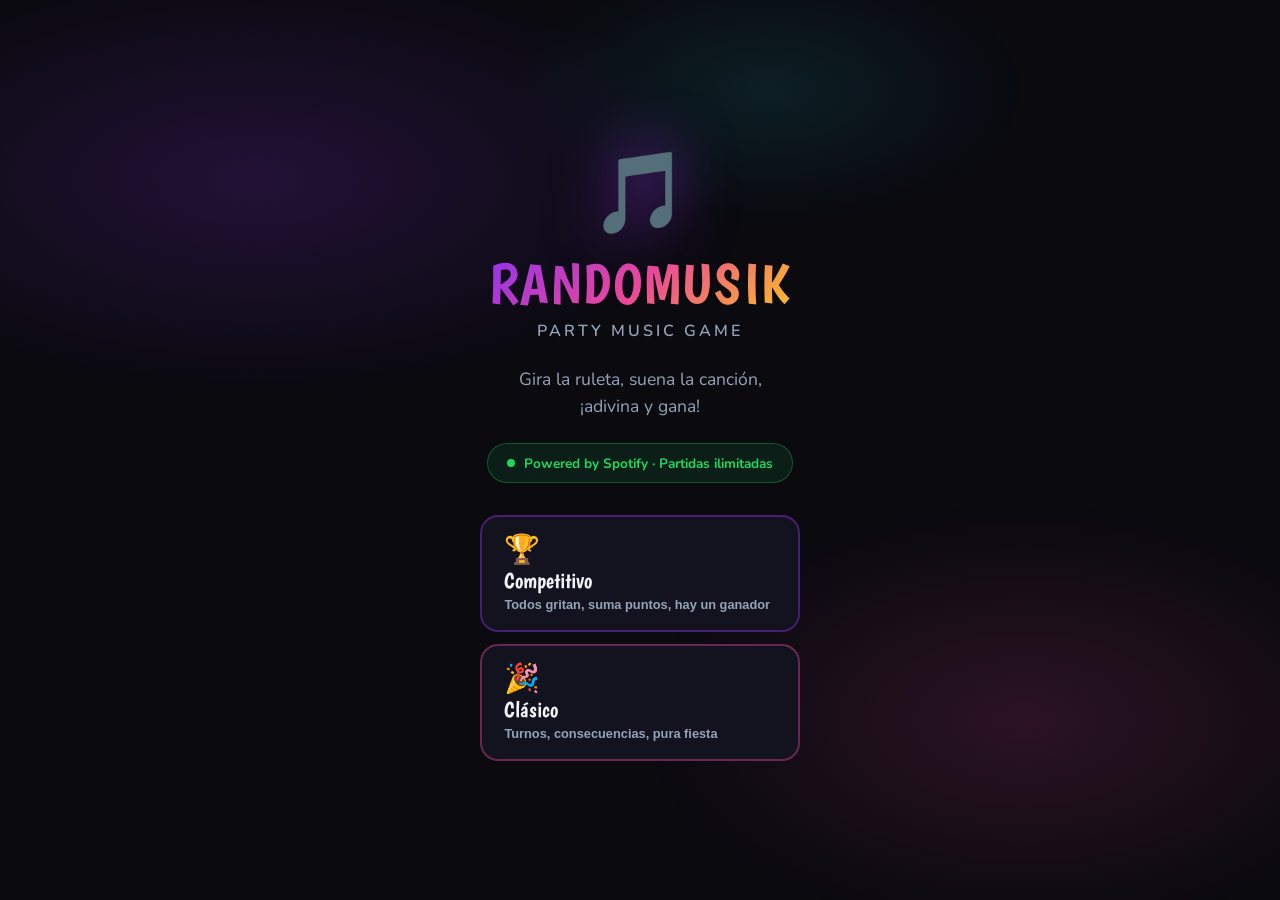
<file: index.html>
<!DOCTYPE html>
<html lang="es">
<head>
<meta charset="UTF-8">
<meta name="viewport" content="width=device-width, initial-scale=1.0">
<title>Randomusik — Party Music Game</title>
<link href="https://fonts.googleapis.com/css2?family=Boogaloo&family=Nunito:wght@400;600;700;800;900&display=swap" rel="stylesheet">
<link rel="stylesheet" href="css/styles.css">
</head>
<body>

<div class="notes-bg" id="notesBg"></div>
<div class="loading-overlay hidden" id="loadingOverlay">
  <div class="spinner"></div>
  <div class="loading-text" id="loadingText">Cargando...</div>
</div>
<div class="toast" id="toast"></div>

<!-- ========== HOME ========== -->
<div class="screen active" id="home">
  <div class="logo-wrap">
    <div class="logo-icon">🎵</div>
    <div class="logo-text">RANDOMUSIK</div>
    <div class="logo-sub">Party Music Game</div>
  </div>
  <p class="tagline">Gira la ruleta, suena la canción, ¡adivina y gana!</p>

  <div class="spotify-status" style="margin-bottom:0.5rem">
    <div class="status-dot"></div>
    <span>Powered by Spotify · Partidas ilimitadas</span>
  </div>

  <div class="mode-btns">
    <button class="mode-btn mode-competitive" onclick="selectMode('competitivo')">
      <span class="mode-icon">🏆</span>
      <span class="mode-name">Competitivo</span>
      <span class="mode-desc">Todos gritan, suma puntos, hay un ganador</span>
    </button>
    <button class="mode-btn mode-clasico" onclick="selectMode('clasico')">
      <span class="mode-icon">🎉</span>
      <span class="mode-name">Clásico</span>
      <span class="mode-desc">Turnos, consecuencias, pura fiesta</span>
    </button>
  </div>
</div>

<!-- ========== SETUP ========== -->
<div class="screen" id="setup">
  <div class="screen-header">
    <button class="back-btn" onclick="goTo('home')">←</button>
    <div class="screen-title">Configurar Partida</div>
  </div>
  <div>
    <div class="section-label">👥 Jugadores</div>
    <div class="players-list" id="playersList"></div>
    <button class="add-player-btn" onclick="addPlayer()">+ Añadir jugador</button>
  </div>
  <div>
    <div class="section-label">🎛️ Categorías de la Ruleta</div>
    <div class="categories-grid" id="catsGrid"></div>
  </div>
  <div>
    <div class="section-label">⚡ Dificultad</div>
    <div class="diff-row">
      <button class="diff-btn active" data-diff="easy" onclick="setDiff(this)"><span class="diff-emoji">😄</span>Fácil</button>
      <button class="diff-btn" data-diff="normal" onclick="setDiff(this)"><span class="diff-emoji">🤔</span>Normal</button>
      <button class="diff-btn" data-diff="hard" onclick="setDiff(this)"><span class="diff-emoji">🔥</span>Difícil</button>
    </div>
  </div>
  <button class="btn-primary" onclick="startGame()" style="margin-top:auto">🎰 ¡Jugar!</button>
</div>

<!-- ========== GAME (WHEEL) ========== -->
<div class="screen" id="game">
  <div class="game-header" style="width:100%">
    <div class="game-logo">🎵 Randomusik</div>
    <div class="round-badge">Ronda <span id="roundNum">1</span></div>
  </div>
  <div class="scoreboard" id="scoreboard"></div>
  <div class="wheel-container">
    <div class="wheel-pointer">▼</div>
    <canvas id="wheel" width="300" height="300"></canvas>
  </div>
  <button class="spin-btn" id="spinBtn" onclick="spinWheel()">🎲 ¡GIRAR!</button>
  <button class="end-game-btn hidden" id="endClasicBtn" onclick="endClasicGame()">Terminar partida</button>
</div>

<!-- ========== PLAYING ========== -->
<div class="screen" id="playing">
  <div class="category-tag" id="playingCat">🎸 Rock Clásico</div>

  <!-- Clásico: chooser (hidden by default) -->
  <div class="chooser-section hidden" id="chooserSection">
    <div class="chooser-label">¿A quién se la mandas?</div>
    <div id="chooserBtns"></div>
  </div>

  <!-- Mystery animation -->
  <div class="mystery-wrap" id="mysteryWrap">
    <div class="mystery-rays"></div>
    <div class="disco-light" style="--dx:20px;--dy:-20px"></div>
    <div class="disco-light" style="--dx:-15px;--dy:18px"></div>
    <div class="disco-light" style="--dx:18px;--dy:15px"></div>
    <div class="disco-light" style="--dx:-20px;--dy:-12px"></div>
    <div class="disco-light" style="--dx:10px;--dy:20px"></div>
    <div class="disco-ball"></div>
  </div>

  <!-- Sound waves -->
  <div class="sound-waves" id="soundWaves">
    <div class="wave-bar"></div><div class="wave-bar"></div><div class="wave-bar"></div>
    <div class="wave-bar"></div><div class="wave-bar"></div><div class="wave-bar"></div>
    <div class="wave-bar"></div>
  </div>

  <!-- Timer + Pause -->
  <div class="timer-section" id="timerSection">
    <div class="timer-ring">
      <svg viewBox="0 0 42 42">
        <circle class="ring-bg" cx="21" cy="21" r="18.5"/>
        <circle class="ring-progress" id="timerCircle" cx="21" cy="21" r="18.5"
          stroke-dasharray="116.24" stroke-dashoffset="0"/>
      </svg>
      <div class="timer-value" id="timerValue">30</div>
    </div>
    <button class="pause-btn" id="pauseBtn" onclick="togglePause()">⏸</button>
  </div>

  <!-- Spotify Embed (hidden during play, revealed after) -->
  <div class="embed-container" id="embedContainer">
    <div id="embed-iframe"></div>
  </div>

  <div class="song-reveal hidden" id="songReveal">
    <div class="reveal-label">La canción es...</div>
    <div class="song-info">
      <div class="song-name" id="songName">–</div>
      <div class="artist-name" id="artistName">–</div>
    </div>
  </div>

  <button class="replay-btn hidden" id="replayBtn" onclick="replayTrack()">🔁 Escuchar de nuevo</button>
  <button class="reveal-btn" id="revealBtn" onclick="revealSong()">👁️ Revelar Canción</button>
  <div class="consequence-announcement hidden" id="consequenceAnnouncement"></div>
  <div class="point-btns hidden" id="pointBtns"></div>
  <button class="next-btn hidden" id="nextBtn" onclick="nextRound()">Siguiente ronda →</button>
</div>

<!-- ========== WINNER ========== -->
<div class="screen" id="winner">
  <div class="confetti-wrap">🏆</div>
  <div style="font-size:1.1rem;color:var(--muted);font-weight:700">¡Tenemos ganador!</div>
  <div class="winner-name" id="winnerName">–</div>
  <div class="winner-pts" id="winnerPts">0 puntos</div>
  <div class="final-scores" id="finalScores"></div>
  <button class="btn-primary" onclick="resetGame()" style="margin-top:0.5rem">🔄 Jugar de nuevo</button>
</div>

<!-- ========== CLÁSICO END ========== -->
<div class="screen" id="clasico-end">
  <div class="confetti-wrap">🎉</div>
  <div style="font-size:1.1rem;color:var(--muted);font-weight:700">¡Fin de la partida!</div>
  <div class="winner-name" style="font-size:2.2rem">Momentos épicos</div>
  <div class="cls-rounds-badge">
    <span id="clsRoundCount">0</span> rondas jugadas
  </div>
  <ul class="cls-memorable-list" id="clsMemorableList"></ul>
  <button class="btn-primary" onclick="resetGame()" style="margin-top:0.5rem">🔄 Jugar de nuevo</button>
</div>

<!-- ========== CLÁSICO INSTRUCTIONS MODAL ========== -->
<div class="cls-modal hidden" id="clasicModal">
  <div class="cls-modal-card">
    <div class="cls-modal-title">🎉 Modo Clásico</div>
    <div class="cls-modal-concept">
      Cada ronda, el jugador activo escoge a su víctima y le manda una canción para que adivine. <strong>Solo el elegido puede responder</strong> — si acierta, puede vengarse eligiendo quién paga. Si falla, paga él.
    </div>
    <ol class="cls-modal-rules">
      <li>
        <span class="cls-rule-text">
          <span class="cls-rule-main">Giras, ves la categoría, eliges tu víctima</span>
          <span class="cls-rule-sub">Solo el elegido puede adivinar la canción</span>
        </span>
      </li>
      <li>
        <span class="cls-rule-text">
          <span class="cls-rule-main">Adivina una → él elige quién paga</span>
          <span class="cls-rule-sub">Adivina las dos → ¡TODOS pagan menos él!</span>
        </span>
      </li>
      <li>
        <span class="cls-rule-text">
          <span class="cls-rule-main">No adivina nada → él paga</span>
          <span class="cls-rule-sub">Y le toca a él la siguiente ronda</span>
        </span>
      </li>
    </ol>
    <button class="btn-primary" onclick="closeClasicInstructions()" style="width:100%">¡Entendido! →</button>
  </div>
</div>

<script src="https://open.spotify.com/embed/iframe-api/v1" async></script>
<script src="js/catalog.js"></script>
<script src="js/audio.js"></script>
<script src="js/wheel.js"></script>
<script src="js/modes/clasico.js"></script>
<script src="js/app.js"></script>
</body>
</html>
</file>
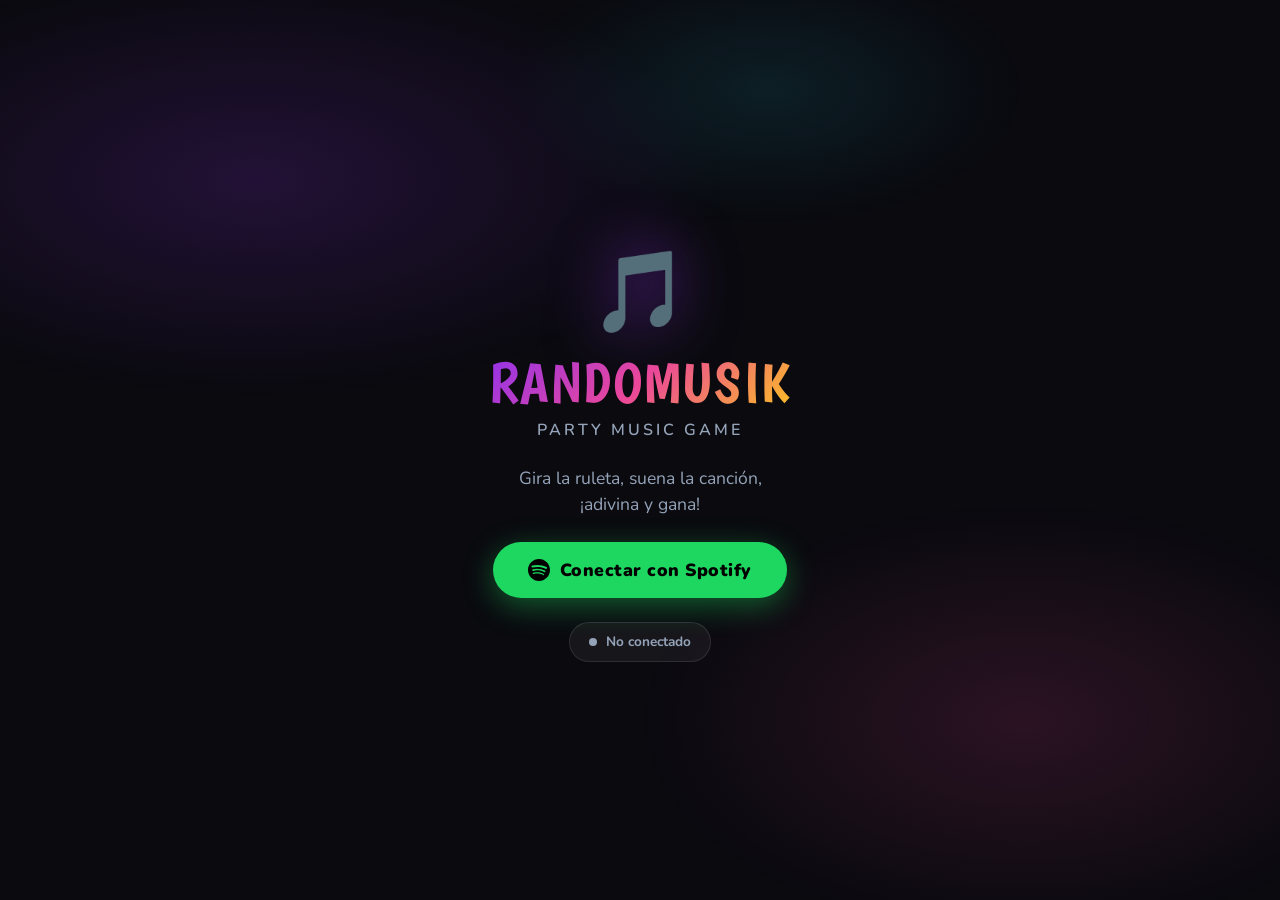
<file: randomusik.html>
<!DOCTYPE html>
<html lang="es">
<head>
<meta charset="UTF-8">
<meta name="viewport" content="width=device-width, initial-scale=1.0">
<title>Randomusik</title>
<link href="https://fonts.googleapis.com/css2?family=Boogaloo&family=Nunito:wght@400;600;700;800;900&display=swap" rel="stylesheet">
<style>
  :root {
    --bg: #0a0a0f;
    --card: #13131f;
    --purple: #9333ea;
    --pink: #ec4899;
    --yellow: #fbbf24;
    --cyan: #22d3ee;
    --green: #4ade80;
    --orange: #fb923c;
    --text: #f1f5f9;
    --muted: #94a3b8;
    --spotify: #1ed760;
  }

  * { margin: 0; padding: 0; box-sizing: border-box; }

  body {
    font-family: 'Nunito', sans-serif;
    background: var(--bg);
    color: var(--text);
    min-height: 100vh;
    overflow-x: hidden;
  }

  body::before {
    content: '';
    position: fixed; inset: 0;
    background:
      radial-gradient(ellipse 60% 40% at 20% 20%, rgba(147,51,234,0.18) 0%, transparent 60%),
      radial-gradient(ellipse 50% 40% at 80% 80%, rgba(236,72,153,0.15) 0%, transparent 60%),
      radial-gradient(ellipse 40% 30% at 60% 10%, rgba(34,211,238,0.1) 0%, transparent 50%);
    pointer-events: none; z-index: 0;
  }

  .screen { display: none; position: relative; z-index: 1; }
  .screen.active { display: flex; flex-direction: column; min-height: 100vh; }

  /* FLOATING NOTES */
  .notes-bg { position: fixed; inset: 0; pointer-events: none; z-index: 0; overflow: hidden; }
  .note {
    position: absolute; font-size: 1.5rem; opacity: 0;
    animation: floatNote 8s ease-in-out infinite;
  }
  @keyframes floatNote {
    0% { opacity: 0; transform: translateY(0) rotate(0deg); }
    20% { opacity: 0.15; } 80% { opacity: 0.1; }
    100% { opacity: 0; transform: translateY(-120px) rotate(20deg); }
  }

  /* HOME */
  #home { align-items: center; justify-content: center; padding: 2rem; text-align: center; gap: 1.5rem; }

  .logo-wrap { display: flex; flex-direction: column; align-items: center; gap: 0.5rem; animation: popIn 0.6s cubic-bezier(0.34,1.56,0.64,1) both; }
  @keyframes popIn { from { opacity: 0; transform: scale(0.5); } to { opacity: 1; transform: scale(1); } }

  .logo-icon { font-size: 5rem; filter: drop-shadow(0 0 30px rgba(147,51,234,0.8)); animation: pulseGlow 2s ease-in-out infinite; }
  @keyframes pulseGlow {
    0%,100% { filter: drop-shadow(0 0 30px rgba(147,51,234,0.8)); transform: scale(1); }
    50% { filter: drop-shadow(0 0 50px rgba(236,72,153,0.9)); transform: scale(1.05); }
  }

  .logo-text {
    font-family: 'Boogaloo', cursive; font-size: 3.5rem; letter-spacing: 2px; line-height: 1;
    background: linear-gradient(135deg, var(--purple), var(--pink), var(--yellow));
    -webkit-background-clip: text; -webkit-text-fill-color: transparent; background-clip: text;
  }
  .logo-sub { font-size: 1rem; color: var(--muted); font-weight: 600; letter-spacing: 3px; text-transform: uppercase; }
  .tagline { font-size: 1.1rem; color: var(--muted); max-width: 280px; line-height: 1.5; animation: fadeUp 0.6s 0.3s both; }
  @keyframes fadeUp { from { opacity: 0; transform: translateY(20px); } to { opacity: 1; transform: translateY(0); } }

  /* Spotify connect button */
  .btn-spotify {
    background: var(--spotify);
    border: none; border-radius: 50px;
    padding: 1rem 2.2rem;
    font-family: 'Nunito', sans-serif; font-size: 1.1rem; font-weight: 900;
    color: #000; cursor: pointer; letter-spacing: 0.5px;
    box-shadow: 0 8px 30px rgba(30,215,96,0.4);
    transition: all 0.2s; display: flex; align-items: center; gap: 0.6rem;
    animation: fadeUp 0.6s 0.5s both;
  }
  .btn-spotify:hover { transform: translateY(-3px); box-shadow: 0 12px 40px rgba(30,215,96,0.6); }
  .btn-spotify:active { transform: scale(0.97); }
  .btn-spotify svg { width: 22px; height: 22px; }

  .btn-primary {
    background: linear-gradient(135deg, var(--purple), var(--pink));
    border: none; border-radius: 50px; padding: 1rem 2.5rem;
    font-family: 'Nunito', sans-serif; font-size: 1.2rem; font-weight: 900;
    color: white; cursor: pointer; letter-spacing: 1px;
    box-shadow: 0 8px 30px rgba(147,51,234,0.5); transition: all 0.2s;
  }
  .btn-primary:hover { transform: translateY(-3px); box-shadow: 0 12px 40px rgba(147,51,234,0.7); }
  .btn-primary:active { transform: scale(0.97); }

  /* Spotify status */
  .spotify-status {
    display: flex; align-items: center; gap: 0.6rem;
    padding: 0.6rem 1.2rem;
    border-radius: 50px; font-size: 0.85rem; font-weight: 700;
    animation: fadeUp 0.6s 0.7s both;
  }
  .spotify-status.connected { background: rgba(30,215,96,0.1); border: 1px solid rgba(30,215,96,0.3); color: var(--spotify); }
  .spotify-status.disconnected { background: rgba(255,255,255,0.05); border: 1px solid rgba(255,255,255,0.1); color: var(--muted); }
  .status-dot { width: 8px; height: 8px; border-radius: 50%; }
  .connected .status-dot { background: var(--spotify); animation: pulseGlow 1.5s infinite; }
  .disconnected .status-dot { background: var(--muted); }

  /* SETUP */
  #setup { padding: 1.5rem; gap: 1.2rem; }

  .screen-header { display: flex; align-items: center; gap: 1rem; padding-bottom: 1rem; border-bottom: 1px solid rgba(255,255,255,0.07); }
  .back-btn {
    background: rgba(255,255,255,0.08); border: none; border-radius: 50%;
    width: 40px; height: 40px; cursor: pointer; color: white; font-size: 1.2rem;
    display: flex; align-items: center; justify-content: center; transition: all 0.2s;
  }
  .back-btn:hover { background: rgba(255,255,255,0.15); }
  .screen-title {
    font-family: 'Boogaloo', cursive; font-size: 1.8rem;
    background: linear-gradient(135deg, var(--purple), var(--pink));
    -webkit-background-clip: text; -webkit-text-fill-color: transparent; background-clip: text;
  }
  .section-label { font-size: 0.75rem; font-weight: 800; letter-spacing: 2px; text-transform: uppercase; color: var(--purple); margin-bottom: 0.6rem; }

  .players-list { display: flex; flex-direction: column; gap: 0.6rem; }
  .player-row {
    display: flex; align-items: center; gap: 0.8rem;
    background: var(--card); border: 1px solid rgba(255,255,255,0.07); border-radius: 14px; padding: 0.7rem 1rem;
  }
  .player-avatar { width: 36px; height: 36px; border-radius: 50%; display: flex; align-items: center; justify-content: center; font-size: 1.1rem; font-weight: 900; color: white; flex-shrink: 0; }
  .player-name-input { background: transparent; border: none; outline: none; color: var(--text); font-family: 'Nunito', sans-serif; font-size: 1rem; font-weight: 700; flex: 1; }
  .player-name-input::placeholder { color: var(--muted); }
  .remove-player { background: none; border: none; color: var(--muted); cursor: pointer; font-size: 1.1rem; padding: 0 0.2rem; transition: color 0.2s; }
  .remove-player:hover { color: var(--pink); }
  .add-player-btn {
    background: transparent; border: 2px dashed rgba(255,255,255,0.15); border-radius: 14px;
    padding: 0.7rem; color: var(--muted); cursor: pointer;
    font-family: 'Nunito', sans-serif; font-size: 0.9rem; font-weight: 700; transition: all 0.2s; width: 100%;
  }
  .add-player-btn:hover { border-color: var(--purple); color: var(--purple); }

  .categories-grid { display: grid; grid-template-columns: repeat(2, 1fr); gap: 0.6rem; }
  .cat-chip {
    background: var(--card); border: 2px solid rgba(255,255,255,0.08); border-radius: 12px;
    padding: 0.7rem 0.8rem; cursor: pointer; transition: all 0.2s;
    display: flex; align-items: center; gap: 0.5rem; font-size: 0.9rem; font-weight: 700; color: var(--muted);
  }
  .cat-chip.selected { border-color: currentColor; color: white; background: rgba(255,255,255,0.05); }
  .cat-chip.selected .cat-check { opacity: 1; }
  .cat-check { margin-left: auto; opacity: 0; transition: opacity 0.2s; font-size: 0.9rem; }

  .diff-row { display: flex; gap: 0.6rem; }
  .diff-btn {
    flex: 1; background: var(--card); border: 2px solid rgba(255,255,255,0.08); border-radius: 12px;
    padding: 0.8rem 0.5rem; cursor: pointer; font-family: 'Nunito', sans-serif;
    font-size: 0.85rem; font-weight: 800; color: var(--muted); text-align: center; transition: all 0.2s;
  }
  .diff-btn.active { border-color: var(--yellow); color: var(--yellow); background: rgba(251,191,36,0.08); }
  .diff-emoji { font-size: 1.3rem; display: block; margin-bottom: 0.2rem; }

  /* GAME */
  #game { padding: 1.2rem; align-items: center; gap: 1rem; }
  .game-header { width: 100%; display: flex; align-items: center; justify-content: space-between; }
  .game-logo {
    font-family: 'Boogaloo', cursive; font-size: 1.4rem;
    background: linear-gradient(135deg, var(--purple), var(--pink));
    -webkit-background-clip: text; -webkit-text-fill-color: transparent; background-clip: text;
  }
  .round-badge { background: rgba(255,255,255,0.07); border: 1px solid rgba(255,255,255,0.12); border-radius: 50px; padding: 0.3rem 0.9rem; font-size: 0.8rem; font-weight: 800; color: var(--muted); }

  .scoreboard { width: 100%; display: flex; gap: 0.5rem; overflow-x: auto; padding-bottom: 0.3rem; }
  .score-card { flex-shrink: 0; background: var(--card); border: 1px solid rgba(255,255,255,0.07); border-radius: 14px; padding: 0.6rem 0.9rem; text-align: center; min-width: 70px; transition: all 0.3s; }
  .score-card.winner-glow { border-color: var(--yellow); box-shadow: 0 0 20px rgba(251,191,36,0.3); }
  .score-avatar { width: 32px; height: 32px; border-radius: 50%; display: flex; align-items: center; justify-content: center; font-size: 0.9rem; font-weight: 900; color: white; margin: 0 auto 0.3rem; }
  .score-name { font-size: 0.7rem; font-weight: 700; color: var(--muted); }
  .score-pts { font-family: 'Boogaloo', cursive; font-size: 1.4rem; color: var(--text); line-height: 1; }

  .wheel-container { position: relative; width: 300px; height: 300px; flex-shrink: 0; }
  .wheel-pointer { position: absolute; top: -18px; left: 50%; transform: translateX(-50%); font-size: 2rem; z-index: 10; filter: drop-shadow(0 2px 8px rgba(0,0,0,0.5)); }
  canvas#wheel { width: 100%; height: 100%; border-radius: 50%; box-shadow: 0 0 60px rgba(147,51,234,0.4), 0 0 120px rgba(236,72,153,0.2); }

  .spin-btn {
    background: linear-gradient(135deg, var(--purple), var(--pink));
    border: none; border-radius: 50px; padding: 1rem 2.5rem;
    font-family: 'Nunito', sans-serif; font-size: 1.3rem; font-weight: 900;
    color: white; cursor: pointer; letter-spacing: 1px;
    box-shadow: 0 8px 30px rgba(147,51,234,0.5); transition: all 0.2s; width: 100%;
  }
  .spin-btn:hover:not(:disabled) { transform: translateY(-2px); }
  .spin-btn:disabled { opacity: 0.5; cursor: not-allowed; }

  /* PLAYING */
  #playing { padding: 1.5rem; align-items: center; justify-content: center; gap: 1rem; text-align: center; }

  .category-tag {
    display: inline-flex; align-items: center; gap: 0.5rem;
    background: rgba(255,255,255,0.07); border: 1px solid rgba(255,255,255,0.15);
    border-radius: 50px; padding: 0.4rem 1.2rem; font-size: 0.85rem; font-weight: 800; letter-spacing: 1px; text-transform: uppercase;
  }

  /* Album art / music visual */
  .album-wrap {
    position: relative; width: 200px; height: 200px; flex-shrink: 0;
  }
  .album-wrap::before {
    content: ''; position: absolute; inset: -10px; border-radius: 50%;
    border: 2px solid var(--purple); opacity: 0;
    animation: sonarPulse 1.8s ease-out infinite;
  }
  .album-wrap::after {
    content: ''; position: absolute; inset: -22px; border-radius: 50%;
    border: 2px solid var(--pink); opacity: 0;
    animation: sonarPulse 1.8s 0.6s ease-out infinite;
  }
  @keyframes sonarPulse { 0% { transform: scale(1); opacity: 0.6; } 100% { transform: scale(1.2); opacity: 0; } }
  .album-art {
    width: 200px; height: 200px; border-radius: 16px;
    object-fit: cover; display: block;
    box-shadow: 0 10px 40px rgba(0,0,0,0.5);
  }
  .album-placeholder {
    width: 200px; height: 200px; border-radius: 16px;
    background: var(--card); border: 1px solid rgba(255,255,255,0.1);
    display: flex; align-items: center; justify-content: center; font-size: 5rem;
    animation: spinSlow 8s linear infinite;
  }
  @keyframes spinSlow { from { transform: rotate(0deg); } to { transform: rotate(360deg); } }

  /* Progress bar */
  .progress-bar-wrap { width: 100%; max-width: 300px; }
  .progress-bar-bg { height: 4px; background: rgba(255,255,255,0.1); border-radius: 2px; overflow: hidden; }
  .progress-bar-fill { height: 100%; background: linear-gradient(90deg, var(--purple), var(--pink)); border-radius: 2px; width: 0%; transition: width 0.5s linear; }
  .progress-time { display: flex; justify-content: space-between; font-size: 0.75rem; color: var(--muted); font-weight: 700; margin-top: 0.3rem; }

  .song-reveal {
    background: var(--card); border: 1px solid rgba(255,255,255,0.1);
    border-radius: 20px; padding: 1.2rem 1.5rem; width: 100%; max-width: 360px; text-align: center;
  }
  .song-reveal.hidden .song-info { filter: blur(8px); user-select: none; }
  .reveal-label { font-size: 0.75rem; font-weight: 800; letter-spacing: 2px; color: var(--muted); margin-bottom: 0.6rem; text-transform: uppercase; }
  .song-name { font-family: 'Boogaloo', cursive; font-size: 1.8rem; color: var(--text); line-height: 1.1; margin-bottom: 0.3rem; }
  .artist-name { font-size: 1rem; font-weight: 700; color: var(--pink); }

  .reveal-btn {
    background: linear-gradient(135deg, var(--yellow), var(--orange));
    border: none; border-radius: 50px; padding: 0.9rem 2rem;
    font-family: 'Nunito', sans-serif; font-size: 1.1rem; font-weight: 900;
    color: #0a0a0f; cursor: pointer; box-shadow: 0 6px 25px rgba(251,191,36,0.4);
    transition: all 0.2s; width: 100%; max-width: 360px;
  }
  .reveal-btn:hover { transform: translateY(-2px); }

  .point-btns { display: flex; flex-direction: column; gap: 0.6rem; width: 100%; max-width: 360px; }
  .point-btn {
    background: var(--card); border: 2px solid rgba(255,255,255,0.1); border-radius: 14px;
    padding: 0.7rem 1rem; display: flex; align-items: center; justify-content: space-between;
    cursor: pointer; font-family: 'Nunito', sans-serif; font-size: 0.95rem; font-weight: 700;
    color: var(--text); transition: all 0.2s;
  }
  .point-btn:hover:not(:disabled) { border-color: var(--green); background: rgba(74,222,128,0.07); }
  .point-btn:disabled { opacity: 0.6; }
  .point-badge { background: var(--green); color: #0a0a0f; border-radius: 50px; padding: 0.15rem 0.6rem; font-size: 0.8rem; font-weight: 900; }

  .next-btn {
    background: rgba(255,255,255,0.07); border: 1px solid rgba(255,255,255,0.12);
    border-radius: 50px; padding: 0.7rem 2rem;
    font-family: 'Nunito', sans-serif; font-size: 0.95rem; font-weight: 700;
    color: var(--muted); cursor: pointer; transition: all 0.2s; width: 100%; max-width: 360px;
  }
  .next-btn:hover { border-color: var(--purple); color: var(--text); }

  /* Toast */
  .toast {
    position: fixed; bottom: 2rem; left: 50%; transform: translateX(-50%) translateY(100px);
    background: var(--card); border: 1px solid rgba(255,255,255,0.15); border-radius: 14px;
    padding: 0.8rem 1.5rem; font-size: 0.9rem; font-weight: 700;
    z-index: 100; transition: transform 0.3s cubic-bezier(0.34,1.56,0.64,1);
    white-space: nowrap;
  }
  .toast.show { transform: translateX(-50%) translateY(0); }

  /* Loading overlay */
  .loading-overlay {
    position: fixed; inset: 0; background: rgba(10,10,15,0.9);
    display: flex; flex-direction: column; align-items: center; justify-content: center;
    gap: 1rem; z-index: 200;
  }
  .loading-overlay.hidden { display: none; }
  .spinner { width: 48px; height: 48px; border: 3px solid rgba(147,51,234,0.2); border-top-color: var(--purple); border-radius: 50%; animation: spin 0.8s linear infinite; }
  @keyframes spin { to { transform: rotate(360deg); } }
  .loading-text { font-size: 1rem; font-weight: 700; color: var(--muted); }

  /* WINNER */
  #winner { align-items: center; justify-content: center; padding: 2rem; text-align: center; gap: 1.2rem; }
  .confetti-wrap { font-size: 3rem; animation: bounceIn 0.5s cubic-bezier(0.34,1.56,0.64,1); }
  @keyframes bounceIn { from { opacity: 0; transform: scale(0.3); } to { opacity: 1; transform: scale(1); } }
  .winner-name { font-family: 'Boogaloo', cursive; font-size: 3rem; background: linear-gradient(135deg, var(--yellow), var(--orange), var(--pink)); -webkit-background-clip: text; -webkit-text-fill-color: transparent; background-clip: text; }
  .winner-pts { font-size: 1.1rem; color: var(--muted); font-weight: 700; }
  .final-scores { width: 100%; max-width: 360px; display: flex; flex-direction: column; gap: 0.5rem; }
  .final-row { background: var(--card); border: 1px solid rgba(255,255,255,0.07); border-radius: 14px; padding: 0.8rem 1.2rem; display: flex; align-items: center; gap: 1rem; }
  .final-row.top { border-color: var(--yellow); background: rgba(251,191,36,0.06); }
  .rank { font-family: 'Boogaloo', cursive; font-size: 1.3rem; color: var(--muted); width: 28px; }
  .final-name { flex: 1; font-weight: 700; }
  .final-pts { font-family: 'Boogaloo', cursive; font-size: 1.4rem; color: var(--yellow); }

  .hidden { display: none !important; }
</style>
</head>
<body>

<div class="notes-bg" id="notesBg"></div>
<div class="loading-overlay hidden" id="loadingOverlay">
  <div class="spinner"></div>
  <div class="loading-text" id="loadingText">Cargando...</div>
</div>
<div class="toast" id="toast"></div>

<!-- ========== HOME ========== -->
<div class="screen active" id="home">
  <div class="logo-wrap">
    <div class="logo-icon">🎵</div>
    <div class="logo-text">RANDOMUSIK</div>
    <div class="logo-sub">Party Music Game</div>
  </div>
  <p class="tagline">Gira la ruleta, suena la canción, ¡adivina y gana!</p>

  <button class="btn-spotify" id="spotifyBtn" onclick="connectSpotify()">
    <svg viewBox="0 0 24 24" fill="currentColor"><path d="M12 0C5.4 0 0 5.4 0 12s5.4 12 12 12 12-5.4 12-12S18.66 0 12 0zm5.521 17.34c-.24.359-.66.48-1.021.24-2.82-1.74-6.36-2.101-10.561-1.141-.418.122-.779-.179-.899-.539-.12-.421.18-.78.54-.9 4.56-1.021 8.52-.6 11.64 1.32.42.18.479.659.301 1.02zm1.44-3.3c-.301.42-.841.6-1.262.3-3.239-1.98-8.159-2.58-11.939-1.38-.479.12-1.02-.12-1.14-.6-.12-.48.12-1.021.6-1.141C9.6 9.9 15 10.561 18.72 12.84c.361.181.54.78.241 1.2zm.12-3.36C15.24 8.4 8.82 8.16 5.16 9.301c-.6.179-1.2-.181-1.38-.721-.18-.601.18-1.2.72-1.381 4.26-1.26 11.28-1.02 15.721 1.621.539.3.719 1.02.419 1.56-.299.421-1.02.599-1.559.3z"/></svg>
    Conectar con Spotify
  </button>

  <div class="spotify-status disconnected" id="spotifyStatus">
    <div class="status-dot"></div>
    <span id="spotifyStatusText">No conectado</span>
  </div>

  <button class="btn-primary hidden" id="playBtn" onclick="goTo('setup')">🎲 Crear Partida</button>
</div>

<!-- ========== SETUP ========== -->
<div class="screen" id="setup">
  <div class="screen-header">
    <button class="back-btn" onclick="goTo('home')">←</button>
    <div class="screen-title">Configurar Partida</div>
  </div>
  <div>
    <div class="section-label">👥 Jugadores</div>
    <div class="players-list" id="playersList"></div>
    <button class="add-player-btn" onclick="addPlayer()">+ Añadir jugador</button>
  </div>
  <div>
    <div class="section-label">🎛️ Categorías de la Ruleta</div>
    <div class="categories-grid" id="catsGrid"></div>
  </div>
  <div>
    <div class="section-label">⚡ Dificultad</div>
    <div class="diff-row">
      <button class="diff-btn active" data-diff="easy" onclick="setDiff(this)"><span class="diff-emoji">😄</span>Fácil</button>
      <button class="diff-btn" data-diff="normal" onclick="setDiff(this)"><span class="diff-emoji">🤔</span>Normal</button>
      <button class="diff-btn" data-diff="hard" onclick="setDiff(this)"><span class="diff-emoji">🔥</span>Difícil</button>
    </div>
  </div>
  <button class="btn-primary" onclick="startGame()" style="margin-top:auto">🎰 ¡Jugar!</button>
</div>

<!-- ========== GAME ========== -->
<div class="screen" id="game">
  <div class="game-header" style="width:100%">
    <div class="game-logo">🎵 Randomusik</div>
    <div class="round-badge">Ronda <span id="roundNum">1</span></div>
  </div>
  <div class="scoreboard" id="scoreboard"></div>
  <div class="wheel-container">
    <div class="wheel-pointer">▼</div>
    <canvas id="wheel" width="300" height="300"></canvas>
  </div>
  <button class="spin-btn" id="spinBtn" onclick="spinWheel()">🎲 ¡GIRAR!</button>
</div>

<!-- ========== PLAYING ========== -->
<div class="screen" id="playing">
  <div class="category-tag" id="playingCat">🎸 Rock Clásico</div>

  <div class="album-wrap" id="albumWrap">
    <div class="album-placeholder" id="albumPlaceholder">💿</div>
    <img class="album-art hidden" id="albumArt" alt="Album art">
  </div>

  <div class="progress-bar-wrap">
    <div class="progress-bar-bg"><div class="progress-bar-fill" id="progressFill"></div></div>
    <div class="progress-time"><span id="timeElapsed">0:00</span><span id="timeDuration">0:00</span></div>
  </div>

  <div class="song-reveal hidden" id="songReveal">
    <div class="reveal-label">La canción es...</div>
    <div class="song-info">
      <div class="song-name" id="songName">–</div>
      <div class="artist-name" id="artistName">–</div>
    </div>
  </div>

  <button class="reveal-btn" id="revealBtn" onclick="revealSong()">👁️ Revelar Canción</button>
  <div class="point-btns hidden" id="pointBtns"></div>
  <button class="next-btn hidden" id="nextBtn" onclick="nextRound()">Siguiente ronda →</button>
</div>

<!-- ========== WINNER ========== -->
<div class="screen" id="winner">
  <div class="confetti-wrap">🏆</div>
  <div style="font-size:1.1rem;color:var(--muted);font-weight:700">¡Tenemos ganador!</div>
  <div class="winner-name" id="winnerName">–</div>
  <div class="winner-pts" id="winnerPts">0 puntos</div>
  <div class="final-scores" id="finalScores"></div>
  <button class="btn-primary" onclick="resetGame()" style="margin-top:0.5rem">🔄 Jugar de nuevo</button>
</div>

<script src="https://sdk.scdn.co/spotify-player.js"></script>
<script>
// ========== CONFIG ==========
const CLIENT_ID = '7c933344aa48492d8072c6f133997ad9';
const REDIRECT_URI = 'https://randomusik.vercel.app/callback';
const SCOPES = [
  'streaming',
  'user-read-email',
  'user-read-private',
  'user-read-playback-state',
  'user-modify-playback-state',
  'user-top-read',
].join(' ');

// ========== SPOTIFY AUTH (PKCE) ==========
async function generateCodeVerifier() {
  const array = new Uint8Array(64);
  crypto.getRandomValues(array);
  return btoa(String.fromCharCode(...array)).replace(/\+/g, '-').replace(/\//g, '_').replace(/=/g, '');
}
async function generateCodeChallenge(verifier) {
  const data = new TextEncoder().encode(verifier);
  const digest = await crypto.subtle.digest('SHA-256', data);
  return btoa(String.fromCharCode(...new Uint8Array(digest))).replace(/\+/g, '-').replace(/\//g, '_').replace(/=/g, '');
}

async function connectSpotify() {
  const verifier = await generateCodeVerifier();
  const challenge = await generateCodeChallenge(verifier);
  sessionStorage.setItem('pkce_verifier', verifier);
  const params = new URLSearchParams({
    client_id: CLIENT_ID,
    response_type: 'code',
    redirect_uri: REDIRECT_URI,
    scope: SCOPES,
    code_challenge_method: 'S256',
    code_challenge: challenge,
  });
  window.location.href = 'https://accounts.spotify.com/authorize?' + params.toString();
}

async function exchangeToken(code) {
  const verifier = sessionStorage.getItem('pkce_verifier');
  const body = new URLSearchParams({
    client_id: CLIENT_ID,
    grant_type: 'authorization_code',
    code,
    redirect_uri: REDIRECT_URI,
    code_verifier: verifier,
  });
  const res = await fetch('https://accounts.spotify.com/api/token', {
    method: 'POST',
    headers: { 'Content-Type': 'application/x-www-form-urlencoded' },
    body,
  });
  const data = await res.json();
  if (data.access_token) {
    sessionStorage.setItem('spotify_token', data.access_token);
    sessionStorage.setItem('spotify_refresh', data.refresh_token || '');
    window.history.replaceState({}, '', '/');
    return data.access_token;
  }
  return null;
}

async function refreshToken() {
  const refresh = sessionStorage.getItem('spotify_refresh');
  if (!refresh) return null;
  const body = new URLSearchParams({
    client_id: CLIENT_ID,
    grant_type: 'refresh_token',
    refresh_token: refresh,
  });
  const res = await fetch('https://accounts.spotify.com/api/token', {
    method: 'POST',
    headers: { 'Content-Type': 'application/x-www-form-urlencoded' },
    body,
  });
  const data = await res.json();
  if (data.access_token) {
    sessionStorage.setItem('spotify_token', data.access_token);
    return data.access_token;
  }
  return null;
}

function getToken() { return sessionStorage.getItem('spotify_token'); }

async function spotifyFetch(url, options = {}) {
  let token = getToken();
  let res = await fetch(url, { ...options, headers: { Authorization: `Bearer ${token}`, 'Content-Type': 'application/json', ...options.headers } });
  if (res.status === 401) {
    token = await refreshToken();
    if (!token) { showToast('⚠️ Sesión expirada, reconecta Spotify'); return null; }
    res = await fetch(url, { ...options, headers: { Authorization: `Bearer ${token}`, 'Content-Type': 'application/json', ...options.headers } });
  }
  if (res.status === 204 || res.status === 202) return {};
  return res.json().catch(() => ({}));
}

// ========== SPOTIFY PLAYER ==========
let player = null;
let deviceId = null;
let playerReady = false;

window.onSpotifyWebPlaybackSDKReady = () => {
  const token = getToken();
  if (!token) return;
  player = new Spotify.Player({
    name: 'Randomusik 🎵',
    getOAuthToken: cb => {
      const t = getToken();
      if (t) cb(t); else refreshToken().then(nt => { if (nt) cb(nt); });
    },
    volume: 0.8,
  });
  player.addListener('ready', ({ device_id }) => {
    deviceId = device_id;
    playerReady = true;
    console.log('Spotify player ready:', device_id);
  });
  player.addListener('not_ready', () => { playerReady = false; });
  player.addListener('player_state_changed', onPlayerStateChanged);
  player.connect();
};

let progressInterval = null;
let trackDuration = 0;

function onPlayerStateChanged(state) {
  if (!state) return;
  const track = state.track_window?.current_track;
  if (!track) return;
  trackDuration = state.duration;
  if (progressInterval) clearInterval(progressInterval);
  if (!state.paused) {
    let pos = state.position;
    progressInterval = setInterval(() => {
      pos += 500;
      updateProgress(pos, trackDuration);
      if (pos >= trackDuration) clearInterval(progressInterval);
    }, 500);
  }
  updateProgress(state.position, state.duration);
}

function updateProgress(pos, dur) {
  if (!dur) return;
  const pct = Math.min((pos / dur) * 100, 100);
  document.getElementById('progressFill').style.width = pct + '%';
  document.getElementById('timeElapsed').textContent = msToTime(pos);
  document.getElementById('timeDuration').textContent = msToTime(dur);
}

function msToTime(ms) {
  const s = Math.floor(ms / 1000);
  return Math.floor(s / 60) + ':' + String(s % 60).padStart(2, '0');
}

// ========== DATA ==========
const CATEGORIES = [
  { name: "80s Hits",     emoji: "🕹️", color: "#a855f7", genres: ["80s","new wave","synth-pop"], decade: "1980s" },
  { name: "90s Nostalgia",emoji: "📼", color: "#ec4899", genres: ["90s","grunge","pop"], decade: "1990s" },
  { name: "Pop 2000s",    emoji: "💿", color: "#f59e0b", genres: ["pop","r&b"], decade: "2000s" },
  { name: "Rock Clásico", emoji: "🎸", color: "#ef4444", genres: ["rock","classic rock","hard rock"], seed_genres: "rock,classic-rock" },
  { name: "Reggaeton",    emoji: "🔥", color: "#f97316", genres: ["reggaeton","latin"], seed_genres: "reggaeton,latin" },
  { name: "Pop Latino",   emoji: "🌟", color: "#22d3ee", genres: ["latin pop","latin"], seed_genres: "latin" },
  { name: "Pop 2020s",    emoji: "✨", color: "#4ade80", genres: ["pop","electropop"], decade: "2020s" },
  { name: "Baladas",      emoji: "💜", color: "#818cf8", genres: ["ballad","soft rock","pop"], seed_genres: "romance,pop" },
  { name: "Grupero",      emoji: "🎺", color: "#fb923c", genres: ["grupero","ranchera","norteno"], seed_genres: "latin" },
  { name: "Indie / Alt",  emoji: "🎵", color: "#a3e635", genres: ["indie pop","indie rock","alternative"], seed_genres: "indie,alt-rock" },
  { name: "Party Hits",   emoji: "🎉", color: "#f472b6", genres: ["dance pop","electropop","pop"], seed_genres: "pop,dance" },
  { name: "K-Pop",        emoji: "⭐", color: "#67e8f9", genres: ["k-pop"], seed_genres: "k-pop" },
];

const AVATARS = ["🎵","🎸","🎹","🎺","🥁","🎷","🎻","🎤"];
const AVATAR_COLORS = ["#9333ea","#ec4899","#22d3ee","#4ade80","#fbbf24","#f97316","#818cf8","#f472b6"];

// ========== DIFFICULTY → POPULARITY ==========
const DIFF_POPULARITY = { easy: [75, 100], normal: [55, 80], hard: [35, 65] };

// ========== STATE ==========
let players = [{ name: "Jugador 1", avatar: 0 }, { name: "Jugador 2", avatar: 1 }];
let selectedCats = [0, 1, 2, 3, 4, 6];
let difficulty = "easy";
let scores = {};
let round = 1;
let spinning = false;
let currentCat = null;
let currentSong = null;
const MAX_ROUNDS = 10;

// ========== NAVIGATION ==========
function goTo(id) {
  document.querySelectorAll('.screen').forEach(s => s.classList.remove('active'));
  document.getElementById(id).classList.add('active');
  window.scrollTo(0, 0);
}

// ========== TOAST ==========
function showToast(msg, duration = 3000) {
  const t = document.getElementById('toast');
  t.textContent = msg;
  t.classList.add('show');
  setTimeout(() => t.classList.remove('show'), duration);
}

// ========== LOADING ==========
function showLoading(text = 'Cargando...') {
  document.getElementById('loadingText').textContent = text;
  document.getElementById('loadingOverlay').classList.remove('hidden');
}
function hideLoading() { document.getElementById('loadingOverlay').classList.add('hidden'); }

// ========== FLOATING NOTES ==========
function spawnNotes() {
  const bg = document.getElementById('notesBg');
  const notes = ['🎵','🎶','🎸','🎹','🥁','🎺','🎷'];
  for (let i = 0; i < 12; i++) {
    const n = document.createElement('div');
    n.className = 'note';
    n.textContent = notes[Math.floor(Math.random() * notes.length)];
    n.style.left = Math.random() * 100 + '%';
    n.style.top = (30 + Math.random() * 60) + '%';
    n.style.animationDelay = (Math.random() * 8) + 's';
    n.style.animationDuration = (6 + Math.random() * 6) + 's';
    bg.appendChild(n);
  }
}

// ========== SETUP ==========
function renderPlayers() {
  const list = document.getElementById('playersList');
  list.innerHTML = '';
  players.forEach((p, i) => {
    const row = document.createElement('div');
    row.className = 'player-row';
    row.innerHTML = `
      <div class="player-avatar" style="background:${AVATAR_COLORS[p.avatar % AVATAR_COLORS.length]}">${AVATARS[p.avatar % AVATARS.length]}</div>
      <input class="player-name-input" value="${p.name}" placeholder="Nombre del jugador" oninput="players[${i}].name=this.value">
      ${players.length > 2 ? `<button class="remove-player" onclick="removePlayer(${i})">✕</button>` : ''}
    `;
    list.appendChild(row);
  });
}
function addPlayer() {
  if (players.length >= 8) return;
  players.push({ name: `Jugador ${players.length + 1}`, avatar: players.length });
  renderPlayers();
}
function removePlayer(i) { players.splice(i, 1); renderPlayers(); }

function renderCats() {
  const grid = document.getElementById('catsGrid');
  grid.innerHTML = '';
  CATEGORIES.forEach((cat, i) => {
    const chip = document.createElement('div');
    chip.className = 'cat-chip' + (selectedCats.includes(i) ? ' selected' : '');
    chip.style.color = cat.color;
    chip.innerHTML = `${cat.emoji} ${cat.name}<span class="cat-check">✓</span>`;
    chip.onclick = () => toggleCat(i, chip);
    grid.appendChild(chip);
  });
}
function toggleCat(i, el) {
  if (selectedCats.includes(i)) {
    if (selectedCats.length <= 3) return;
    selectedCats = selectedCats.filter(c => c !== i);
    el.classList.remove('selected');
  } else {
    selectedCats.push(i);
    el.classList.add('selected');
  }
}
function setDiff(btn) {
  document.querySelectorAll('.diff-btn').forEach(b => b.classList.remove('active'));
  btn.classList.add('active');
  difficulty = btn.dataset.diff;
}

// ========== SPOTIFY: SEARCH TRACK ==========
async function searchTrack(cat) {
  const [minPop, maxPop] = DIFF_POPULARITY[difficulty];
  const seed = cat.seed_genres || cat.genres.slice(0, 2).join(',');

  // Use recommendations endpoint for genre-based selection
  const params = new URLSearchParams({
    seed_genres: seed,
    min_popularity: minPop,
    max_popularity: maxPop,
    limit: 20,
    market: 'MX',
  });

  const data = await spotifyFetch(`https://api.spotify.com/v1/recommendations?${params}`);
  if (!data || !data.tracks || data.tracks.length === 0) {
    // Fallback: search by genre name
    const q = encodeURIComponent(`genre:${cat.genres[0]}`);
    const fallback = await spotifyFetch(`https://api.spotify.com/v1/search?q=${q}&type=track&limit=20&market=MX`);
    if (!fallback?.tracks?.items?.length) return null;
    const items = fallback.tracks.items.filter(t => t.popularity >= minPop);
    return items[Math.floor(Math.random() * items.length)] || items[0];
  }

  const tracks = data.tracks.filter(t => t.uri);
  return tracks[Math.floor(Math.random() * tracks.length)] || tracks[0];
}

// ========== PLAY TRACK ==========
async function playTrack(uri) {
  if (!deviceId) {
    showToast('⚠️ Spotify player no listo, espera un momento');
    return false;
  }
  const res = await spotifyFetch(`https://api.spotify.com/v1/me/player/play?device_id=${deviceId}`, {
    method: 'PUT',
    body: JSON.stringify({ uris: [uri] }),
  });
  return true;
}

async function stopPlayback() {
  if (!deviceId) return;
  await spotifyFetch(`https://api.spotify.com/v1/me/player/pause?device_id=${deviceId}`, { method: 'PUT' });
  if (progressInterval) clearInterval(progressInterval);
}

// ========== WHEEL ==========
let wheelAngle = 0;
let wheelSegments = [];

function buildWheel() {
  wheelSegments = selectedCats.map(i => CATEGORIES[i]);
  drawWheel(wheelAngle);
}

function drawWheel(angle) {
  const canvas = document.getElementById('wheel');
  const ctx = canvas.getContext('2d');
  const cx = 150, cy = 150, r = 145;
  const n = wheelSegments.length;
  const arc = (2 * Math.PI) / n;
  ctx.clearRect(0, 0, 300, 300);
  ctx.save();
  ctx.shadowBlur = 30;
  ctx.shadowColor = 'rgba(147,51,234,0.5)';
  wheelSegments.forEach((seg, i) => {
    const start = angle + i * arc - Math.PI / 2;
    const end = start + arc;
    ctx.beginPath();
    ctx.moveTo(cx, cy);
    ctx.arc(cx, cy, r, start, end);
    ctx.closePath();
    ctx.fillStyle = seg.color + 'cc';
    ctx.fill();
    ctx.strokeStyle = '#0a0a0f';
    ctx.lineWidth = 2;
    ctx.stroke();
  });
  ctx.restore();
  // Center
  ctx.beginPath();
  ctx.arc(cx, cy, 28, 0, 2 * Math.PI);
  const grad = ctx.createRadialGradient(cx, cy, 0, cx, cy, 28);
  grad.addColorStop(0, '#1a1a2e');
  grad.addColorStop(1, '#0a0a0f');
  ctx.fillStyle = grad;
  ctx.fill();
  ctx.strokeStyle = 'rgba(255,255,255,0.15)';
  ctx.lineWidth = 2;
  ctx.stroke();
  ctx.font = '20px Arial';
  ctx.textAlign = 'center';
  ctx.textBaseline = 'middle';
  ctx.fillText('🎵', cx, cy);
  // Labels
  wheelSegments.forEach((seg, i) => {
    const mid = angle + i * arc - Math.PI / 2 + arc / 2;
    const lx = cx + r * 0.62 * Math.cos(mid);
    const ly = cy + r * 0.62 * Math.sin(mid);
    ctx.save();
    ctx.translate(lx, ly);
    ctx.rotate(mid + Math.PI / 2);
    ctx.fillStyle = 'white';
    ctx.textAlign = 'center';
    ctx.textBaseline = 'middle';
    ctx.shadowColor = 'rgba(0,0,0,0.8)';
    ctx.shadowBlur = 4;
    const words = seg.name.split(' ');
    if (words.length > 1 && seg.name.length > 10) {
      ctx.font = 'bold 10px Nunito,sans-serif';
      ctx.fillText(seg.emoji, 0, -9);
      ctx.font = 'bold 9px Nunito,sans-serif';
      ctx.fillText(words[0], 0, 2);
      ctx.fillText(words.slice(1).join(' '), 0, 12);
    } else {
      ctx.font = 'bold 10px Nunito,sans-serif';
      ctx.fillText(seg.emoji, 0, -7);
      ctx.font = 'bold 9px Nunito,sans-serif';
      ctx.fillText(seg.name, 0, 5);
    }
    ctx.restore();
  });
}

function spinWheel() {
  if (spinning) return;
  spinning = true;
  document.getElementById('spinBtn').disabled = true;
  const extraSpins = 5 + Math.random() * 5;
  const targetAngle = wheelAngle + (2 * Math.PI * extraSpins) + (Math.random() * 2 * Math.PI);
  const duration = 3000 + Math.random() * 1000;
  const startAngle = wheelAngle;
  const startTime = performance.now();
  function easeOut(t) { return 1 - Math.pow(1 - t, 4); }
  function animate(now) {
    const elapsed = now - startTime;
    const progress = Math.min(elapsed / duration, 1);
    wheelAngle = startAngle + (targetAngle - startAngle) * easeOut(progress);
    drawWheel(wheelAngle);
    if (progress < 1) requestAnimationFrame(animate);
    else { wheelAngle = targetAngle % (2 * Math.PI); onSpinEnd(); }
  }
  requestAnimationFrame(animate);
}

async function onSpinEnd() {
  const n = wheelSegments.length;
  const arc = (2 * Math.PI) / n;
  const normalized = (((-wheelAngle + Math.PI / 2) % (2 * Math.PI)) + 2 * Math.PI) % (2 * Math.PI);
  const idx = Math.floor(normalized / arc) % n;
  currentCat = wheelSegments[idx];

  showLoading(`Buscando ${currentCat.emoji} ${currentCat.name}...`);

  try {
    const track = await searchTrack(currentCat);
    if (!track) { hideLoading(); showToast('No se encontró canción, intenta de nuevo'); spinning = false; document.getElementById('spinBtn').disabled = false; return; }

    currentSong = track;
    await loadPlayingScreen(track, currentCat);
    await playTrack(track.uri);
    hideLoading();
    goTo('playing');
  } catch (e) {
    console.error(e);
    hideLoading();
    showToast('Error al cargar canción');
  }

  spinning = false;
  document.getElementById('spinBtn').disabled = false;
}

// ========== PLAYING SCREEN ==========
async function loadPlayingScreen(track, cat) {
  // Reset state
  document.getElementById('songReveal').classList.add('hidden');
  document.getElementById('revealBtn').classList.remove('hidden');
  document.getElementById('pointBtns').classList.add('hidden');
  document.getElementById('nextBtn').classList.add('hidden');
  document.getElementById('progressFill').style.width = '0%';
  document.getElementById('timeElapsed').textContent = '0:00';
  document.getElementById('timeDuration').textContent = '0:00';

  // Category tag
  const tag = document.getElementById('playingCat');
  tag.textContent = cat.emoji + ' ' + cat.name;
  tag.style.color = cat.color;
  tag.style.borderColor = cat.color + '40';

  // Song info (hidden until revealed)
  document.getElementById('songName').textContent = track.name;
  document.getElementById('artistName').textContent = track.artists.map(a => a.name).join(', ');

  // Album art
  const img = document.getElementById('albumArt');
  const placeholder = document.getElementById('albumPlaceholder');
  const albumImg = track.album?.images?.[0]?.url;
  if (albumImg) {
    img.src = albumImg;
    img.classList.remove('hidden');
    placeholder.classList.add('hidden');
  } else {
    img.classList.add('hidden');
    placeholder.classList.remove('hidden');
  }
}

function revealSong() {
  document.getElementById('songReveal').classList.remove('hidden');
  document.getElementById('revealBtn').classList.add('hidden');
  document.getElementById('pointBtns').classList.remove('hidden');
  document.getElementById('nextBtn').classList.remove('hidden');
  renderPointBtns();
}

function renderPointBtns() {
  const div = document.getElementById('pointBtns');
  div.innerHTML = '<div style="font-size:0.75rem;font-weight:800;letter-spacing:2px;color:var(--muted);text-transform:uppercase;margin-bottom:0.3rem">¿Quién adivinó?</div>';
  players.forEach(p => {
    const btn = document.createElement('button');
    btn.className = 'point-btn';
    btn.innerHTML = `<span>${AVATARS[p.avatar % AVATARS.length]} ${p.name}</span><span class="point-badge">+1 pt</span>`;
    btn.onclick = () => awardPoint(p.name, btn);
    div.appendChild(btn);
  });
}

function awardPoint(name, btn) {
  scores[name] = (scores[name] || 0) + 1;
  btn.style.borderColor = 'var(--green)';
  btn.style.background = 'rgba(74,222,128,0.12)';
  document.querySelectorAll('.point-btn').forEach(b => b.disabled = true);
  renderScoreboard();
  if (round >= MAX_ROUNDS || Object.values(scores).some(s => s >= 10)) {
    document.getElementById('nextBtn').textContent = '🏆 Ver Ganador';
    document.getElementById('nextBtn').onclick = showWinner;
  }
}

async function nextRound() {
  await stopPlayback();
  round++;
  document.getElementById('roundNum').textContent = round;
  goTo('game');
}

// ========== SCOREBOARD ==========
function renderScoreboard() {
  const sb = document.getElementById('scoreboard');
  sb.innerHTML = '';
  const maxPts = Math.max(0, ...Object.values(scores));
  players.forEach(p => {
    const pts = scores[p.name] || 0;
    const card = document.createElement('div');
    card.className = 'score-card' + (pts === maxPts && pts > 0 ? ' winner-glow' : '');
    card.innerHTML = `
      <div class="score-avatar" style="background:${AVATAR_COLORS[p.avatar % AVATAR_COLORS.length]}">${AVATARS[p.avatar % AVATARS.length]}</div>
      <div class="score-name">${p.name}</div>
      <div class="score-pts">${pts}</div>
    `;
    sb.appendChild(card);
  });
}

// ========== WINNER ==========
function showWinner() {
  stopPlayback();
  const sorted = players.map(p => ({ ...p, pts: scores[p.name] || 0 })).sort((a, b) => b.pts - a.pts);
  const w = sorted[0];
  document.getElementById('winnerName').textContent = w.name;
  document.getElementById('winnerPts').textContent = `${w.pts} punto${w.pts !== 1 ? 's' : ''}`;
  const fs = document.getElementById('finalScores');
  fs.innerHTML = '';
  ['🥇','🥈','🥉'].forEach((medal, i) => {
    if (!sorted[i]) return;
    const row = document.createElement('div');
    row.className = 'final-row' + (i === 0 ? ' top' : '');
    row.innerHTML = `<div class="rank">${medal}</div><div class="final-name">${AVATARS[sorted[i].avatar % AVATARS.length]} ${sorted[i].name}</div><div class="final-pts">${sorted[i].pts} pts</div>`;
    fs.appendChild(row);
  });
  goTo('winner');
}

function resetGame() {
  scores = {}; round = 1;
  players.forEach(p => scores[p.name] = 0);
  goTo('home');
}

// ========== START GAME ==========
function startGame() {
  if (selectedCats.length < 3) { showToast('Selecciona al menos 3 categorías'); return; }
  scores = {}; round = 1;
  players.forEach(p => scores[p.name] = 0);
  buildWheel();
  renderScoreboard();
  goTo('game');
}

// ========== SPOTIFY STATUS UI ==========
function setSpotifyConnected(name) {
  const status = document.getElementById('spotifyStatus');
  status.className = 'spotify-status connected';
  document.getElementById('spotifyStatusText').textContent = `Conectado como ${name}`;
  document.getElementById('spotifyBtn').classList.add('hidden');
  document.getElementById('playBtn').classList.remove('hidden');
}

// ========== INIT ==========
spawnNotes();
renderPlayers();
renderCats();

// Handle OAuth callback
(async () => {
  const params = new URLSearchParams(window.location.search);
  const code = params.get('code');
  if (code) {
    showLoading('Conectando con Spotify...');
    const token = await exchangeToken(code);
    if (token) {
      const me = await spotifyFetch('https://api.spotify.com/v1/me');
      if (me?.display_name) setSpotifyConnected(me.display_name);
      // Init player now that we have token
      if (window.Spotify) window.onSpotifyWebPlaybackSDKReady();
      showToast('✅ ¡Spotify conectado!');
    }
    hideLoading();
  } else if (getToken()) {
    // Already have token
    const me = await spotifyFetch('https://api.spotify.com/v1/me');
    if (me?.display_name) {
      setSpotifyConnected(me.display_name);
      if (window.Spotify) window.onSpotifyWebPlaybackSDKReady();
    }
  }
})();
</script>
</body>
</html>
</file>
<file: css/styles.css>
:root {
    --bg: #0a0a0f;
    --card: #13131f;
    --purple: #9333ea;
    --pink: #ec4899;
    --yellow: #fbbf24;
    --cyan: #22d3ee;
    --green: #4ade80;
    --orange: #fb923c;
    --text: #f1f5f9;
    --muted: #94a3b8;
    --spotify: #1ed760;
  }

  * { margin: 0; padding: 0; box-sizing: border-box; }

  body {
    font-family: 'Nunito', sans-serif;
    background: var(--bg);
    color: var(--text);
    min-height: 100vh;
    overflow-x: hidden;
  }

  body::before {
    content: '';
    position: fixed; inset: 0;
    background:
      radial-gradient(ellipse 60% 40% at 20% 20%, rgba(147,51,234,0.18) 0%, transparent 60%),
      radial-gradient(ellipse 50% 40% at 80% 80%, rgba(236,72,153,0.15) 0%, transparent 60%),
      radial-gradient(ellipse 40% 30% at 60% 10%, rgba(34,211,238,0.1) 0%, transparent 50%);
    pointer-events: none; z-index: 0;
  }

  .screen { display: none; position: relative; z-index: 1; }
  .screen.active { display: flex; flex-direction: column; min-height: 100vh; }

  /* FLOATING NOTES */
  .notes-bg { position: fixed; inset: 0; pointer-events: none; z-index: 0; overflow: hidden; }
  .note {
    position: absolute; font-size: 1.5rem; opacity: 0;
    animation: floatNote 8s ease-in-out infinite;
  }
  @keyframes floatNote {
    0% { opacity: 0; transform: translateY(0) rotate(0deg); }
    20% { opacity: 0.15; } 80% { opacity: 0.1; }
    100% { opacity: 0; transform: translateY(-120px) rotate(20deg); }
  }

  /* HOME */
  #home { align-items: center; justify-content: center; padding: 2rem; text-align: center; gap: 1.5rem; }

  .logo-wrap { display: flex; flex-direction: column; align-items: center; gap: 0.5rem; animation: popIn 0.6s cubic-bezier(0.34,1.56,0.64,1) both; }
  @keyframes popIn { from { opacity: 0; transform: scale(0.5); } to { opacity: 1; transform: scale(1); } }

  .logo-icon { font-size: 5rem; filter: drop-shadow(0 0 30px rgba(147,51,234,0.8)); animation: pulseGlow 2s ease-in-out infinite; }
  @keyframes pulseGlow {
    0%,100% { filter: drop-shadow(0 0 30px rgba(147,51,234,0.8)); transform: scale(1); }
    50% { filter: drop-shadow(0 0 50px rgba(236,72,153,0.9)); transform: scale(1.05); }
  }

  .logo-text {
    font-family: 'Boogaloo', cursive; font-size: 3.5rem; letter-spacing: 2px; line-height: 1;
    background: linear-gradient(135deg, var(--purple), var(--pink), var(--yellow));
    -webkit-background-clip: text; -webkit-text-fill-color: transparent; background-clip: text;
  }
  .logo-sub { font-size: 1rem; color: var(--muted); font-weight: 600; letter-spacing: 3px; text-transform: uppercase; }
  .tagline { font-size: 1.1rem; color: var(--muted); max-width: 280px; line-height: 1.5; animation: fadeUp 0.6s 0.3s both; }
  @keyframes fadeUp { from { opacity: 0; transform: translateY(20px); } to { opacity: 1; transform: translateY(0); } }

  .btn-primary {
    background: linear-gradient(135deg, var(--purple), var(--pink));
    border: none; border-radius: 50px; padding: 1rem 2.5rem;
    font-family: 'Nunito', sans-serif; font-size: 1.2rem; font-weight: 900;
    color: white; cursor: pointer; letter-spacing: 1px;
    box-shadow: 0 8px 30px rgba(147,51,234,0.5); transition: all 0.2s;
  }
  .btn-primary:hover { transform: translateY(-3px); box-shadow: 0 12px 40px rgba(147,51,234,0.7); }
  .btn-primary:active { transform: scale(0.97); }

  .spotify-status {
    display: flex; align-items: center; gap: 0.6rem;
    padding: 0.6rem 1.2rem; border-radius: 50px; font-size: 0.85rem; font-weight: 700;
    animation: fadeUp 0.6s 0.7s both;
    background: rgba(30,215,96,0.1); border: 1px solid rgba(30,215,96,0.3); color: var(--spotify);
  }
  .status-dot { width: 8px; height: 8px; border-radius: 50%; background: var(--spotify); animation: pulseGlow 1.5s infinite; }

  /* SETUP */
  #setup { padding: 1.5rem; gap: 1.2rem; }

  .screen-header { display: flex; align-items: center; gap: 1rem; padding-bottom: 1rem; border-bottom: 1px solid rgba(255,255,255,0.07); }
  .back-btn {
    background: rgba(255,255,255,0.08); border: none; border-radius: 50%;
    width: 40px; height: 40px; cursor: pointer; color: white; font-size: 1.2rem;
    display: flex; align-items: center; justify-content: center; transition: all 0.2s;
  }
  .back-btn:hover { background: rgba(255,255,255,0.15); }
  .screen-title {
    font-family: 'Boogaloo', cursive; font-size: 1.8rem;
    background: linear-gradient(135deg, var(--purple), var(--pink));
    -webkit-background-clip: text; -webkit-text-fill-color: transparent; background-clip: text;
  }
  .section-label { font-size: 0.75rem; font-weight: 800; letter-spacing: 2px; text-transform: uppercase; color: var(--purple); margin-bottom: 0.6rem; }

  .players-list { display: flex; flex-direction: column; gap: 0.6rem; }
  .player-row {
    display: flex; align-items: center; gap: 0.8rem;
    background: var(--card); border: 1px solid rgba(255,255,255,0.07); border-radius: 14px; padding: 0.7rem 1rem;
  }
  .player-avatar { width: 36px; height: 36px; border-radius: 50%; display: flex; align-items: center; justify-content: center; font-size: 1.1rem; font-weight: 900; color: white; flex-shrink: 0; }
  .player-name-input { background: transparent; border: none; outline: none; color: var(--text); font-family: 'Nunito', sans-serif; font-size: 1rem; font-weight: 700; flex: 1; min-width: 0; }
  .player-name-input::placeholder { color: var(--muted); }
  .remove-player { background: none; border: none; color: var(--muted); cursor: pointer; font-size: 1.1rem; padding: 0 0.2rem; transition: color 0.2s; }
  .remove-player:hover { color: var(--pink); }
  .add-player-btn {
    background: transparent; border: 2px dashed rgba(255,255,255,0.15); border-radius: 14px;
    padding: 0.7rem; color: var(--muted); cursor: pointer;
    font-family: 'Nunito', sans-serif; font-size: 0.9rem; font-weight: 700; transition: all 0.2s; width: 100%;
  }
  .add-player-btn:hover { border-color: var(--purple); color: var(--purple); }

  .categories-grid { display: grid; grid-template-columns: repeat(2, 1fr); gap: 0.6rem; }
  .cat-chip {
    background: var(--card); border: 2px solid rgba(255,255,255,0.08); border-radius: 12px;
    padding: 0.7rem 0.8rem; cursor: pointer; transition: all 0.2s;
    display: flex; align-items: center; gap: 0.5rem; font-size: 0.9rem; font-weight: 700; color: var(--muted);
  }
  .cat-chip.selected { border-color: currentColor; color: white; background: rgba(255,255,255,0.05); }
  .cat-chip.selected .cat-check { opacity: 1; }
  .cat-check { margin-left: auto; opacity: 0; transition: opacity 0.2s; font-size: 0.9rem; }

  .diff-row { display: flex; gap: 0.6rem; }
  .diff-btn {
    flex: 1; background: var(--card); border: 2px solid rgba(255,255,255,0.08); border-radius: 12px;
    padding: 0.8rem 0.5rem; cursor: pointer; font-family: 'Nunito', sans-serif;
    font-size: 0.85rem; font-weight: 800; color: var(--muted); text-align: center; transition: all 0.2s;
  }
  .diff-btn.active { border-color: var(--yellow); color: var(--yellow); background: rgba(251,191,36,0.08); }
  .diff-emoji { font-size: 1.3rem; display: block; margin-bottom: 0.2rem; }

  /* GAME */
  #game { padding: 1.2rem; align-items: center; gap: 1rem; }
  .game-header { width: 100%; display: flex; align-items: center; justify-content: space-between; }
  .game-logo {
    font-family: 'Boogaloo', cursive; font-size: 1.4rem;
    background: linear-gradient(135deg, var(--purple), var(--pink));
    -webkit-background-clip: text; -webkit-text-fill-color: transparent; background-clip: text;
  }
  .round-badge { background: rgba(255,255,255,0.07); border: 1px solid rgba(255,255,255,0.12); border-radius: 50px; padding: 0.3rem 0.9rem; font-size: 0.8rem; font-weight: 800; color: var(--muted); }

  .scoreboard { width: 100%; display: flex; gap: 0.5rem; overflow-x: auto; padding-bottom: 0.3rem; }
  .score-card { flex-shrink: 0; background: var(--card); border: 1px solid rgba(255,255,255,0.07); border-radius: 14px; padding: 0.6rem 0.9rem; text-align: center; min-width: 70px; transition: all 0.3s; }
  .score-card.winner-glow { border-color: var(--yellow); box-shadow: 0 0 20px rgba(251,191,36,0.3); }
  .score-avatar { width: 32px; height: 32px; border-radius: 50%; display: flex; align-items: center; justify-content: center; font-size: 0.9rem; font-weight: 900; color: white; margin: 0 auto 0.3rem; }
  .score-name { font-size: 0.7rem; font-weight: 700; color: var(--muted); }
  .score-pts { font-family: 'Boogaloo', cursive; font-size: 1.4rem; color: var(--text); line-height: 1; }

  .wheel-container { position: relative; width: 300px; height: 300px; flex-shrink: 0; }
  .wheel-pointer { position: absolute; top: -18px; left: 50%; transform: translateX(-50%); font-size: 2rem; z-index: 10; filter: drop-shadow(0 2px 8px rgba(0,0,0,0.5)); }
  canvas#wheel { width: 100%; height: 100%; border-radius: 50%; box-shadow: 0 0 60px rgba(147,51,234,0.4), 0 0 120px rgba(236,72,153,0.2); }

  .spin-btn {
    background: linear-gradient(135deg, var(--purple), var(--pink));
    border: none; border-radius: 50px; padding: 1rem 2.5rem;
    font-family: 'Nunito', sans-serif; font-size: 1.3rem; font-weight: 900;
    color: white; cursor: pointer; letter-spacing: 1px;
    box-shadow: 0 8px 30px rgba(147,51,234,0.5); transition: all 0.2s; width: 100%;
  }
  .spin-btn:hover:not(:disabled) { transform: translateY(-2px); }
  .spin-btn:disabled { opacity: 0.5; cursor: not-allowed; }

  /* PLAYING */
  #playing { padding: 1.5rem; align-items: center; justify-content: center; gap: 1rem; text-align: center; }

  .category-tag {
    display: inline-flex; align-items: center; gap: 0.5rem;
    background: rgba(255,255,255,0.07); border: 1px solid rgba(255,255,255,0.15);
    border-radius: 50px; padding: 0.4rem 1.2rem; font-size: 0.85rem; font-weight: 800; letter-spacing: 1px; text-transform: uppercase;
  }

  /* Mystery animation while playing */
  .mystery-wrap {
    position: relative; width: 220px; height: 220px; flex-shrink: 0;
    display: flex; align-items: center; justify-content: center;
  }
  .mystery-rays {
    position: absolute; inset: 0; border-radius: 50%;
    background: conic-gradient(
      rgba(147,51,234,0.3) 0deg, transparent 20deg,
      rgba(236,72,153,0.3) 40deg, transparent 60deg,
      rgba(34,211,238,0.3) 80deg, transparent 100deg,
      rgba(251,191,36,0.3) 120deg, transparent 140deg,
      rgba(147,51,234,0.3) 160deg, transparent 180deg,
      rgba(236,72,153,0.3) 200deg, transparent 220deg,
      rgba(34,211,238,0.3) 240deg, transparent 260deg,
      rgba(251,191,36,0.3) 280deg, transparent 300deg,
      rgba(147,51,234,0.3) 320deg, transparent 340deg,
      rgba(236,72,153,0.3) 360deg
    );
    animation: spinRays 3s linear infinite;
    opacity: 0.7;
  }
  @keyframes spinRays { to { transform: rotate(360deg); } }

  .disco-ball {
    position: relative; z-index: 2;
    width: 130px; height: 130px; border-radius: 50%;
    background: radial-gradient(circle at 35% 35%, #ffffff, #b0b0c0 30%, #606080 60%, #202030);
    box-shadow: 0 0 30px rgba(147,51,234,0.8), 0 0 60px rgba(236,72,153,0.4), inset -8px -8px 20px rgba(0,0,0,0.5);
    animation: spinDisco 2s linear infinite;
    overflow: hidden;
  }
  .disco-ball::before {
    content: ''; position: absolute; inset: 0; border-radius: 50%;
    background: repeating-linear-gradient(0deg, transparent, transparent 8px, rgba(0,0,0,0.15) 8px, rgba(0,0,0,0.15) 9px),
    repeating-linear-gradient(90deg, transparent, transparent 8px, rgba(0,0,0,0.15) 8px, rgba(0,0,0,0.15) 9px);
  }
  .disco-ball::after {
    content: ''; position: absolute; top: 15%; left: 20%; width: 30%; height: 20%;
    background: rgba(255,255,255,0.6); border-radius: 50%; filter: blur(4px);
  }
  @keyframes spinDisco { to { transform: rotateY(360deg); } }

  .disco-light {
    position: absolute; width: 8px; height: 8px; border-radius: 50%;
    animation: bounceDot 1.5s ease-in-out infinite;
  }
  .disco-light:nth-child(1) { background: #a855f7; top: 20%; left: 15%; animation-delay: 0s; }
  .disco-light:nth-child(2) { background: #ec4899; top: 60%; left: 80%; animation-delay: 0.3s; }
  .disco-light:nth-child(3) { background: #22d3ee; top: 75%; left: 20%; animation-delay: 0.6s; }
  .disco-light:nth-child(4) { background: #fbbf24; top: 25%; left: 70%; animation-delay: 0.9s; }
  .disco-light:nth-child(5) { background: #4ade80; top: 50%; left: 50%; animation-delay: 1.2s; }
  @keyframes bounceDot {
    0%, 100% { transform: translate(0,0) scale(1); opacity: 0.9; }
    50% { transform: translate(var(--dx,15px), var(--dy,-15px)) scale(1.5); opacity: 0.4; }
  }

  .sound-waves { display: flex; align-items: center; justify-content: center; gap: 4px; height: 40px; }
  .wave-bar {
    width: 5px; border-radius: 3px;
    background: linear-gradient(to top, var(--purple), var(--pink));
    animation: waveBounce 0.6s ease-in-out infinite alternate;
  }
  .wave-bar:nth-child(1) { height: 15px; animation-delay: 0s; }
  .wave-bar:nth-child(2) { height: 30px; animation-delay: 0.1s; }
  .wave-bar:nth-child(3) { height: 22px; animation-delay: 0.2s; }
  .wave-bar:nth-child(4) { height: 35px; animation-delay: 0.3s; }
  .wave-bar:nth-child(5) { height: 18px; animation-delay: 0.4s; }
  .wave-bar:nth-child(6) { height: 28px; animation-delay: 0.15s; }
  .wave-bar:nth-child(7) { height: 12px; animation-delay: 0.25s; }
  @keyframes waveBounce {
    from { transform: scaleY(0.4); opacity: 0.6; }
    to { transform: scaleY(1); opacity: 1; }
  }

  /* Timer ring */
  .timer-section {
    display: flex; align-items: center; gap: 1.2rem;
    margin: 0.2rem 0;
  }
  .timer-ring { width: 72px; height: 72px; position: relative; flex-shrink: 0; }
  .timer-ring svg { transform: rotate(-90deg); width: 100%; height: 100%; }
  .timer-ring .ring-bg { fill: none; stroke: rgba(255,255,255,0.06); stroke-width: 4; }
  .timer-ring .ring-progress {
    fill: none; stroke: var(--purple); stroke-width: 4;
    stroke-linecap: round; transition: stroke-dashoffset 0.4s linear, stroke 0.3s;
  }
  .timer-ring .ring-progress.warning { stroke: var(--yellow); }
  .timer-ring .ring-progress.danger { stroke: #ef4444; }
  .timer-value {
    position: absolute; inset: 0; display: flex; align-items: center; justify-content: center;
    font-family: 'Boogaloo', cursive; font-size: 1.6rem; color: var(--text);
  }
  .timer-value.warning { color: var(--yellow); }
  .timer-value.danger { color: #ef4444; }

  .pause-btn {
    width: 52px; height: 52px; border-radius: 50%; border: 2px solid rgba(255,255,255,0.15);
    background: rgba(255,255,255,0.05); color: var(--text); font-size: 1.4rem;
    cursor: pointer; transition: all 0.2s;
    display: flex; align-items: center; justify-content: center; flex-shrink: 0;
  }
  .pause-btn:hover { border-color: var(--purple); background: rgba(147,51,234,0.1); }
  .pause-btn.paused { border-color: var(--green); background: rgba(74,222,128,0.1); }

  /* Spotify embed - hidden during play, revealed after */
  .embed-container {
    width: 100%; max-width: 360px;
    border-radius: 14px; overflow: hidden;
    transition: all 0.5s cubic-bezier(0.34,1.56,0.64,1);
    transform: scale(0.9); opacity: 0; height: 0;
    pointer-events: none;
  }
  .embed-container.visible {
    transform: scale(1); opacity: 1; height: 152px;
    pointer-events: auto;
  }

  /* Song reveal card */
  .song-reveal {
    background: var(--card); border: 1px solid rgba(255,255,255,0.1);
    border-radius: 20px; padding: 1.2rem 1.5rem; width: 100%; max-width: 360px; text-align: center;
  }
  .song-reveal.hidden { display: none; }
  .reveal-label { font-size: 0.75rem; font-weight: 800; letter-spacing: 2px; color: var(--muted); margin-bottom: 0.6rem; text-transform: uppercase; }
  .song-name { font-family: 'Boogaloo', cursive; font-size: 1.8rem; color: var(--text); line-height: 1.1; margin-bottom: 0.3rem; }
  .artist-name { font-size: 1rem; font-weight: 700; color: var(--pink); }

  .replay-btn {
    background: rgba(34,211,238,0.12); border: 2px solid rgba(34,211,238,0.4);
    border-radius: 50px; padding: 0.9rem 2rem;
    font-family: 'Nunito', sans-serif; font-size: 1.1rem; font-weight: 900;
    color: var(--cyan); cursor: pointer; transition: all 0.2s; width: 100%; max-width: 360px;
  }
  .replay-btn:hover { background: rgba(34,211,238,0.22); transform: translateY(-2px); }

  .reveal-btn {
    background: linear-gradient(135deg, var(--yellow), var(--orange));
    border: none; border-radius: 50px; padding: 0.9rem 2rem;
    font-family: 'Nunito', sans-serif; font-size: 1.1rem; font-weight: 900;
    color: #0a0a0f; cursor: pointer; box-shadow: 0 6px 25px rgba(251,191,36,0.4);
    transition: all 0.2s; width: 100%; max-width: 360px;
  }
  .reveal-btn:hover { transform: translateY(-2px); }

  .point-btns { display: flex; flex-direction: column; gap: 0.5rem; width: 100%; max-width: 380px; }
  .point-player-row {
    background: var(--card); border: 1px solid rgba(255,255,255,0.1); border-radius: 14px;
    padding: 0.6rem 0.8rem; display: flex; align-items: center; gap: 0.5rem;
  }
  .point-player-name { flex: 1; font-size: 0.9rem; font-weight: 700; color: var(--text); min-width: 0; white-space: nowrap; overflow: hidden; text-overflow: ellipsis; }
  .point-actions { display: flex; gap: 0.35rem; flex-shrink: 0; }
  .pa-btn {
    border: none; border-radius: 8px; padding: 0.35rem 0.55rem;
    font-family: 'Nunito', sans-serif; font-size: 0.8rem; font-weight: 900;
    cursor: pointer; transition: all 0.15s; min-width: 38px;
  }
  .pa-btn.plus { background: rgba(74,222,128,0.15); color: #4ade80; border: 1px solid rgba(74,222,128,0.3); }
  .pa-btn.plus:hover { background: rgba(74,222,128,0.3); }
  .pa-btn.plus.active { background: #4ade80; color: #0a0a0f; }
  .pa-btn.minus { background: rgba(239,68,68,0.12); color: #f87171; border: 1px solid rgba(239,68,68,0.25); }
  .pa-btn.minus:hover { background: rgba(239,68,68,0.25); }
  .pa-btn.minus.active { background: #ef4444; color: white; }
  .point-score-badge {
    min-width: 32px; text-align: center;
    font-family: 'Boogaloo', cursive; font-size: 1.1rem; color: var(--yellow);
  }

  .next-btn {
    background: rgba(255,255,255,0.07); border: 1px solid rgba(255,255,255,0.12);
    border-radius: 50px; padding: 0.7rem 2rem;
    font-family: 'Nunito', sans-serif; font-size: 0.95rem; font-weight: 700;
    color: var(--muted); cursor: pointer; transition: all 0.2s; width: 100%; max-width: 360px;
  }
  .next-btn:hover { border-color: var(--purple); color: var(--text); }

  /* Toast */
  .toast {
    position: fixed; bottom: 2rem; left: 50%; transform: translateX(-50%) translateY(100px);
    background: var(--card); border: 1px solid rgba(255,255,255,0.15); border-radius: 14px;
    padding: 0.8rem 1.5rem; font-size: 0.9rem; font-weight: 700;
    z-index: 100; transition: transform 0.3s cubic-bezier(0.34,1.56,0.64,1);
    white-space: nowrap;
  }
  .toast.show { transform: translateX(-50%) translateY(0); }

  /* Loading */
  .loading-overlay {
    position: fixed; inset: 0; background: rgba(10,10,15,0.9);
    display: flex; flex-direction: column; align-items: center; justify-content: center;
    gap: 1rem; z-index: 200;
  }
  .loading-overlay.hidden { display: none; }
  .spinner { width: 48px; height: 48px; border: 3px solid rgba(147,51,234,0.2); border-top-color: var(--purple); border-radius: 50%; animation: spin 0.8s linear infinite; }
  @keyframes spin { to { transform: rotate(360deg); } }
  .loading-text { font-size: 1rem; font-weight: 700; color: var(--muted); }

  /* WINNER */
  #winner { align-items: center; justify-content: center; padding: 2rem; text-align: center; gap: 1.2rem; }
  .confetti-wrap { font-size: 3rem; animation: bounceIn 0.5s cubic-bezier(0.34,1.56,0.64,1); }
  @keyframes bounceIn { from { opacity: 0; transform: scale(0.3); } to { opacity: 1; transform: scale(1); } }
  .winner-name { font-family: 'Boogaloo', cursive; font-size: 3rem; background: linear-gradient(135deg, var(--yellow), var(--orange), var(--pink)); -webkit-background-clip: text; -webkit-text-fill-color: transparent; background-clip: text; }
  .winner-pts { font-size: 1.1rem; color: var(--muted); font-weight: 700; }
  .final-scores { width: 100%; max-width: 360px; display: flex; flex-direction: column; gap: 0.5rem; }
  .final-row { background: var(--card); border: 1px solid rgba(255,255,255,0.07); border-radius: 14px; padding: 0.8rem 1.2rem; display: flex; align-items: center; gap: 1rem; }
  .final-row.top { border-color: var(--yellow); background: rgba(251,191,36,0.06); }
  .rank { font-family: 'Boogaloo', cursive; font-size: 1.3rem; color: var(--muted); width: 28px; }
  .final-name { flex: 1; font-weight: 700; }
  .final-pts { font-family: 'Boogaloo', cursive; font-size: 1.4rem; color: var(--yellow); }

  .hidden { display: none !important; }

  /* MODO COMPETITIVO — SCORING UI */
  .pts-label {
    font-size: 0.8rem; font-weight: 800; letter-spacing: 1px; color: var(--muted);
    text-transform: uppercase; margin-bottom: 0.5rem; text-align: center;
  }
  .pts-label b { color: var(--text); text-transform: none; letter-spacing: 0; font-size: 0.95rem; }

  .player-pick-btn {
    width: 100%; background: var(--card); border: 2px solid rgba(255,255,255,0.1);
    border-radius: 14px; padding: 0.85rem 1rem; cursor: pointer;
    font-family: 'Nunito', sans-serif; font-size: 1rem; font-weight: 700;
    color: var(--text); text-align: center; transition: all 0.15s; margin-bottom: 0.4rem;
    display: block;
  }
  .player-pick-btn:hover { border-color: var(--purple); background: rgba(147,51,234,0.1); }
  .player-pick-btn:active { transform: scale(0.97); }
  .player-pick-btn b { color: var(--green); }
  .nobody-btn { border-color: rgba(248,113,113,0.3); color: var(--muted); }
  .nobody-btn:hover { border-color: #f87171; background: rgba(248,113,113,0.08); color: var(--text); }
  .back-pick-btn { color: var(--muted); border-color: transparent; font-size: 0.9rem; padding: 0.5rem; }
  .back-pick-btn:hover { border-color: rgba(255,255,255,0.1); color: var(--text); }

  /* ESCALERA DOTS */
  .ladder-dots { display: flex; gap: 3px; justify-content: center; margin: 3px 0 1px; flex-wrap: wrap; max-width: 80px; }
  .ladder-dot { width: 7px; height: 7px; border-radius: 50%; background: rgba(255,255,255,0.12); flex-shrink: 0; }
  .ladder-dot.filled { background: var(--yellow); box-shadow: 0 0 4px rgba(251,191,36,0.6); }
  .score-pts { font-family: 'Boogaloo', cursive; font-size: 1rem; color: var(--muted); line-height: 1; }

  /* ========== HOME MODE BUTTONS ========== */
  .mode-btns { display: flex; flex-direction: column; gap: 0.8rem; width: 100%; max-width: 320px; }
  .mode-btn {
    display: flex; flex-direction: column; align-items: flex-start; gap: 0.2rem;
    background: var(--card); border: 2px solid rgba(255,255,255,0.1);
    border-radius: 18px; padding: 1.1rem 1.4rem; cursor: pointer;
    text-align: left; transition: all 0.2s; width: 100%;
  }
  .mode-btn:hover { transform: translateY(-2px); }
  .mode-btn:active { transform: scale(0.98); }
  .mode-competitive { border-color: rgba(147,51,234,0.4); }
  .mode-competitive:hover { border-color: var(--purple); background: rgba(147,51,234,0.1); box-shadow: 0 8px 30px rgba(147,51,234,0.3); }
  .mode-clasico { border-color: rgba(236,72,153,0.4); }
  .mode-clasico:hover { border-color: var(--pink); background: rgba(236,72,153,0.1); box-shadow: 0 8px 30px rgba(236,72,153,0.3); }
  .mode-icon { font-size: 1.8rem; line-height: 1; }
  .mode-name { font-family: 'Boogaloo', cursive; font-size: 1.4rem; color: var(--text); }
  .mode-desc { font-size: 0.8rem; font-weight: 600; color: var(--muted); }

  /* ========== CLÁSICO: TURN INDICATOR ========== */
  .cls-turn-card {
    background: var(--card); border: 2px solid rgba(236,72,153,0.35);
    border-radius: 18px; padding: 0.8rem 1.4rem; text-align: center; width: 100%;
    box-shadow: 0 0 20px rgba(236,72,153,0.15);
  }
  .cls-turn-label { font-size: 0.7rem; font-weight: 800; letter-spacing: 2px; color: var(--pink); text-transform: uppercase; margin-bottom: 0.3rem; }
  .cls-turn-name {
    font-family: 'Boogaloo', cursive; font-size: 1.8rem; color: var(--text);
    display: flex; align-items: center; justify-content: center; gap: 0.6rem;
  }
  .cls-turn-avatar {
    width: 36px; height: 36px; border-radius: 50%; display: inline-flex;
    align-items: center; justify-content: center; font-size: 1.1rem; font-weight: 900; color: white;
  }

  /* ========== CLÁSICO: END GAME BUTTON ========== */
  .end-game-btn {
    background: transparent; border: 1px solid rgba(248,113,113,0.3);
    border-radius: 50px; padding: 0.5rem 1.2rem;
    font-family: 'Nunito', sans-serif; font-size: 0.8rem; font-weight: 700;
    color: #f87171; cursor: pointer; transition: all 0.2s; align-self: center;
  }
  .end-game-btn:hover { background: rgba(248,113,113,0.1); border-color: #f87171; }

  /* ========== CLÁSICO: CHOOSER ========== */
  .chooser-section {
    width: 100%; max-width: 380px;
    display: flex; flex-direction: column; gap: 0.5rem;
  }
  .chooser-label {
    font-size: 0.8rem; font-weight: 800; letter-spacing: 1px;
    color: var(--pink); text-transform: uppercase; text-align: center; margin-bottom: 0.2rem;
  }
  .disabled-pick { opacity: 0.35; cursor: not-allowed !important; }
  .no-chicle {
    font-size: 0.65rem; font-weight: 700; background: rgba(248,113,113,0.15);
    color: #f87171; border-radius: 6px; padding: 0.1rem 0.4rem; margin-left: 0.3rem;
    vertical-align: middle;
  }

  /* ========== CLÁSICO: CONSEQUENCE ANNOUNCEMENT ========== */
  .consequence-announcement {
    background: var(--card); border: 2px solid rgba(251,191,36,0.4);
    border-radius: 18px; padding: 1.1rem 1.5rem; width: 100%; max-width: 360px;
    text-align: center; font-size: 1.1rem; font-weight: 700; color: var(--text);
    line-height: 1.5; box-shadow: 0 0 20px rgba(251,191,36,0.15);
    animation: popIn 0.3s cubic-bezier(0.34,1.56,0.64,1);
  }

  /* ========== CLÁSICO: END SCREEN ========== */
  #clasico-end { align-items: center; justify-content: center; padding: 2rem; text-align: center; gap: 1.2rem; }
  .cls-rounds-badge {
    background: rgba(255,255,255,0.07); border: 1px solid rgba(255,255,255,0.12);
    border-radius: 50px; padding: 0.4rem 1.2rem;
    font-size: 0.85rem; font-weight: 800; color: var(--muted);
  }
  .cls-rounds-badge span { color: var(--yellow); font-family: 'Boogaloo', cursive; font-size: 1.2rem; }
  .cls-memorable-list {
    list-style: none; display: flex; flex-direction: column; gap: 0.6rem;
    width: 100%; max-width: 360px;
  }
  .cls-moment {
    background: var(--card); border: 1px solid rgba(255,255,255,0.08);
    border-radius: 14px; padding: 0.9rem 1.2rem; font-size: 0.95rem; font-weight: 600;
    color: var(--text); text-align: left; line-height: 1.4;
  }

  /* ========== CLÁSICO: INSTRUCTIONS MODAL ========== */
  .cls-modal {
    position: fixed; inset: 0; background: rgba(10,10,15,0.85);
    display: flex; align-items: center; justify-content: center;
    z-index: 300; padding: 1.5rem; backdrop-filter: blur(4px);
  }
  .cls-modal.hidden { display: none; }
  .cls-modal-card {
    background: var(--card); border: 2px solid rgba(236,72,153,0.3);
    border-radius: 24px; padding: 2rem 1.5rem; width: 100%; max-width: 360px;
    display: flex; flex-direction: column; gap: 1.2rem;
    box-shadow: 0 20px 60px rgba(0,0,0,0.5), 0 0 40px rgba(236,72,153,0.15);
    animation: popIn 0.4s cubic-bezier(0.34,1.56,0.64,1);
  }
  .cls-modal-title {
    font-family: 'Boogaloo', cursive; font-size: 2rem; text-align: center;
    background: linear-gradient(135deg, var(--pink), var(--purple));
    -webkit-background-clip: text; -webkit-text-fill-color: transparent; background-clip: text;
  }
  .cls-modal-concept {
    background: rgba(255,255,255,0.05); border: 1px solid rgba(255,255,255,0.1);
    border-radius: 14px; padding: 0.9rem 1rem;
    font-size: 0.88rem; font-weight: 600; color: var(--muted); line-height: 1.6;
  }
  .cls-modal-concept strong { color: var(--text); font-weight: 800; }
  .cls-modal-rules {
    display: flex; flex-direction: column; gap: 0.8rem;
    list-style: none; counter-reset: rule-counter;
  }
  .cls-modal-rules li {
    counter-increment: rule-counter;
    display: flex; gap: 0.8rem; align-items: flex-start;
  }
  .cls-modal-rules li::before {
    content: counter(rule-counter);
    background: linear-gradient(135deg, var(--purple), var(--pink));
    color: white; border-radius: 50%; min-width: 24px; height: 24px;
    display: flex; align-items: center; justify-content: center;
    font-size: 0.8rem; font-weight: 900; flex-shrink: 0; margin-top: 2px;
  }
  .cls-rule-text { display: flex; flex-direction: column; gap: 0.2rem; }
  .cls-rule-main { font-size: 0.9rem; font-weight: 700; color: var(--text); line-height: 1.3; }
  .cls-rule-sub { font-size: 0.78rem; font-weight: 600; color: var(--muted); line-height: 1.3; }

  /* ========== CONSEQUENCE BUTTONS ========== */
  .cons-row { display: grid; grid-template-columns: 1fr 1fr; gap: 0.5rem; width: 100%; }
  .cons-btn {
    display: flex; flex-direction: column; align-items: center; justify-content: center;
    gap: 0.15rem; border: 2px solid transparent; border-radius: 14px;
    padding: 0.7rem 0.5rem; cursor: pointer; transition: all 0.15s;
    font-family: 'Nunito', sans-serif; text-align: center; width: 100%;
  }
  .cons-btn:active { transform: scale(0.96); }
  .cons-icon { font-size: 1.4rem; line-height: 1; }
  .cons-main { font-size: 0.85rem; font-weight: 800; }
  .cons-sub { font-size: 0.7rem; font-weight: 600; opacity: 0.65; }
  .cons-reward {
    font-size: 0.72rem; font-weight: 800; opacity: 0.9;
    border-top: 1px solid currentColor; padding-top: 0.25rem; margin-top: 0.1rem;
    width: 100%; text-align: center; opacity: 0.7;
  }

  .cons-one { background: rgba(74,222,128,0.12); border-color: rgba(74,222,128,0.4); color: #4ade80; }
  .cons-one:hover { background: rgba(74,222,128,0.22); border-color: #4ade80; }
  .cons-both { background: rgba(251,191,36,0.12); border-color: rgba(251,191,36,0.45); color: var(--yellow); }
  .cons-both:hover { background: rgba(251,191,36,0.22); border-color: var(--yellow); }
  .cons-none {
    background: rgba(255,255,255,0.05); border-color: rgba(255,255,255,0.12);
    color: var(--muted); flex-direction: row; gap: 0.6rem; justify-content: flex-start;
    padding: 0.7rem 1rem;
  }
  .cons-none:hover { border-color: rgba(248,113,113,0.4); background: rgba(248,113,113,0.08); color: var(--text); }
  .cons-none .cons-icon { font-size: 1.1rem; }
  .cons-none .cons-main { font-size: 0.85rem; }
  .cons-none .cons-sub { font-size: 0.75rem; margin-left: auto; opacity: 0.6; }

  .cons-divider {
    font-size: 0.7rem; font-weight: 800; letter-spacing: 1px; color: rgba(255,255,255,0.2);
    text-transform: uppercase; text-align: center; width: 100%;
    border-top: 1px solid rgba(255,255,255,0.07); padding-top: 0.6rem; margin-top: 0.2rem;
  }
  .cons-edge {
    background: transparent; border-color: rgba(255,255,255,0.08); color: var(--muted);
    font-size: 0.82rem; font-weight: 700; flex-direction: row; padding: 0.6rem 0.9rem;
    justify-content: flex-start;
  }
  .cons-edge:hover { border-color: rgba(255,255,255,0.2); color: var(--text); background: rgba(255,255,255,0.04); }
</file>
